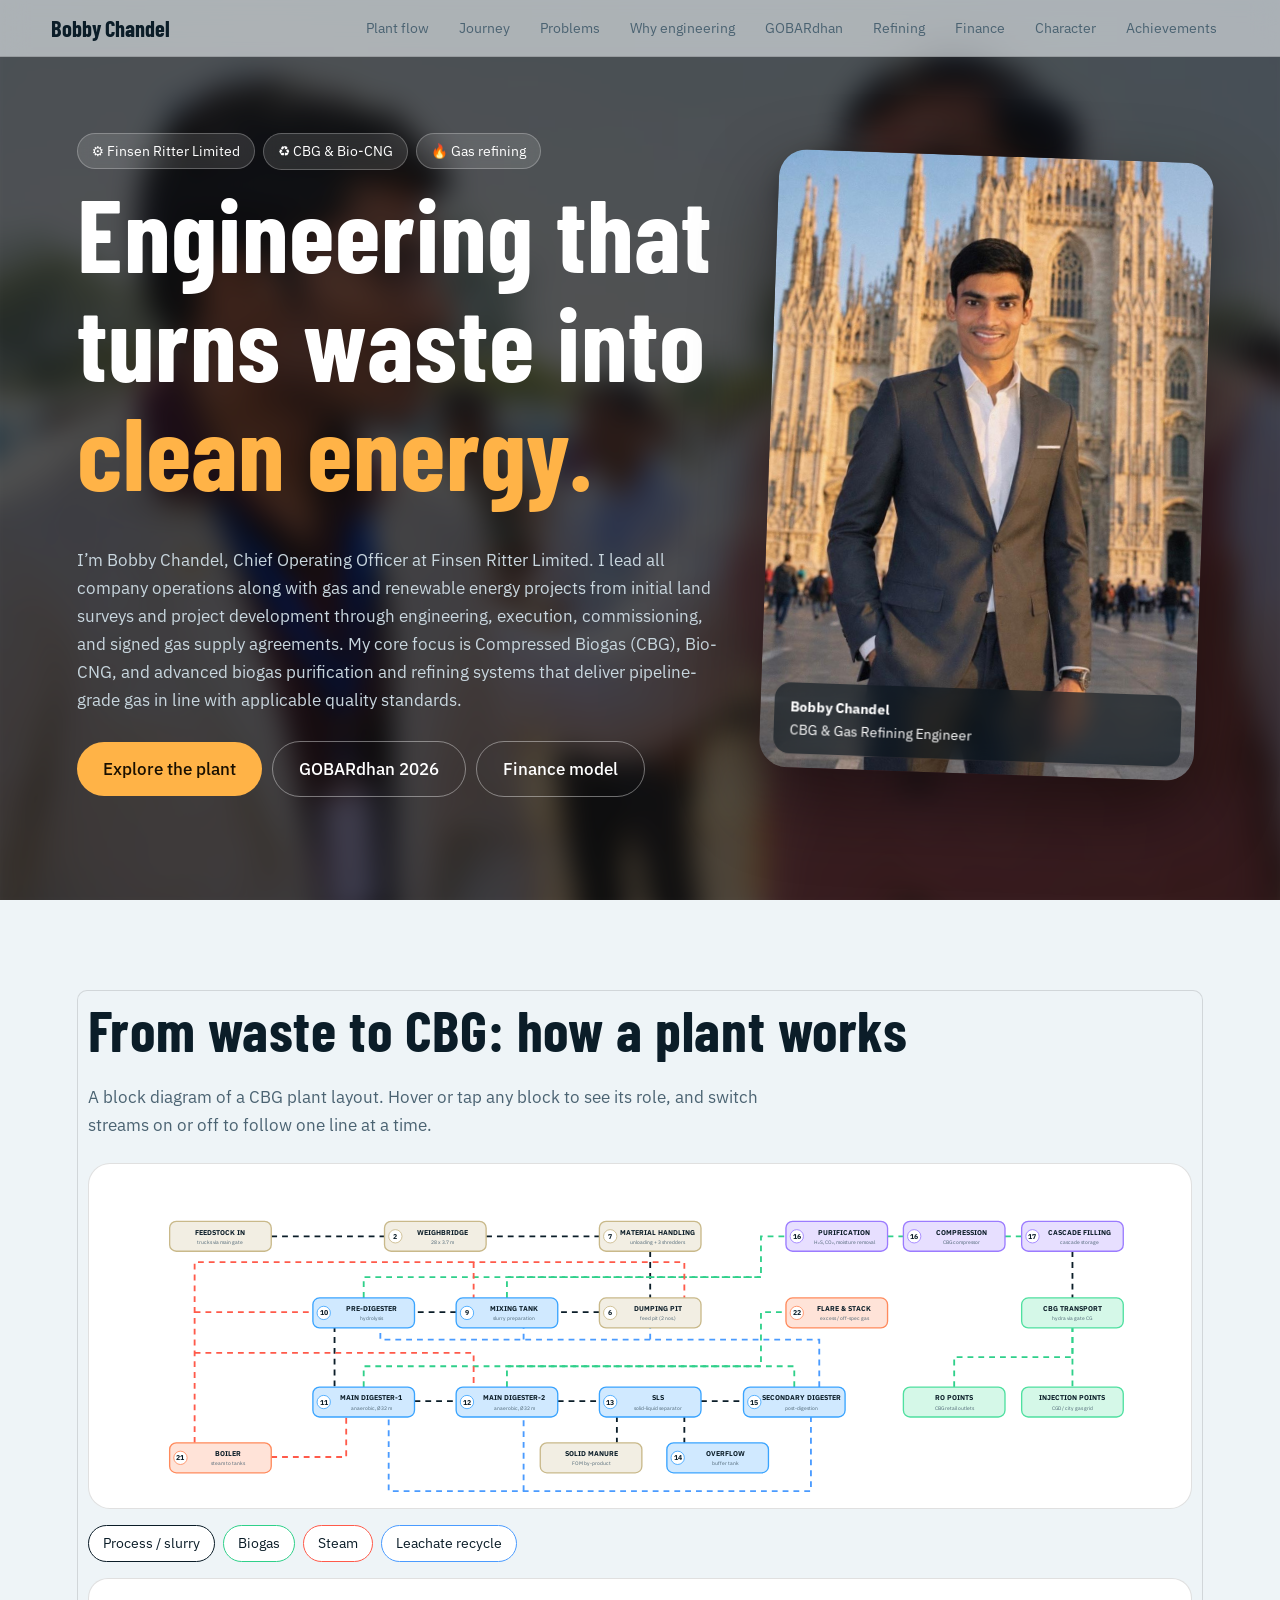
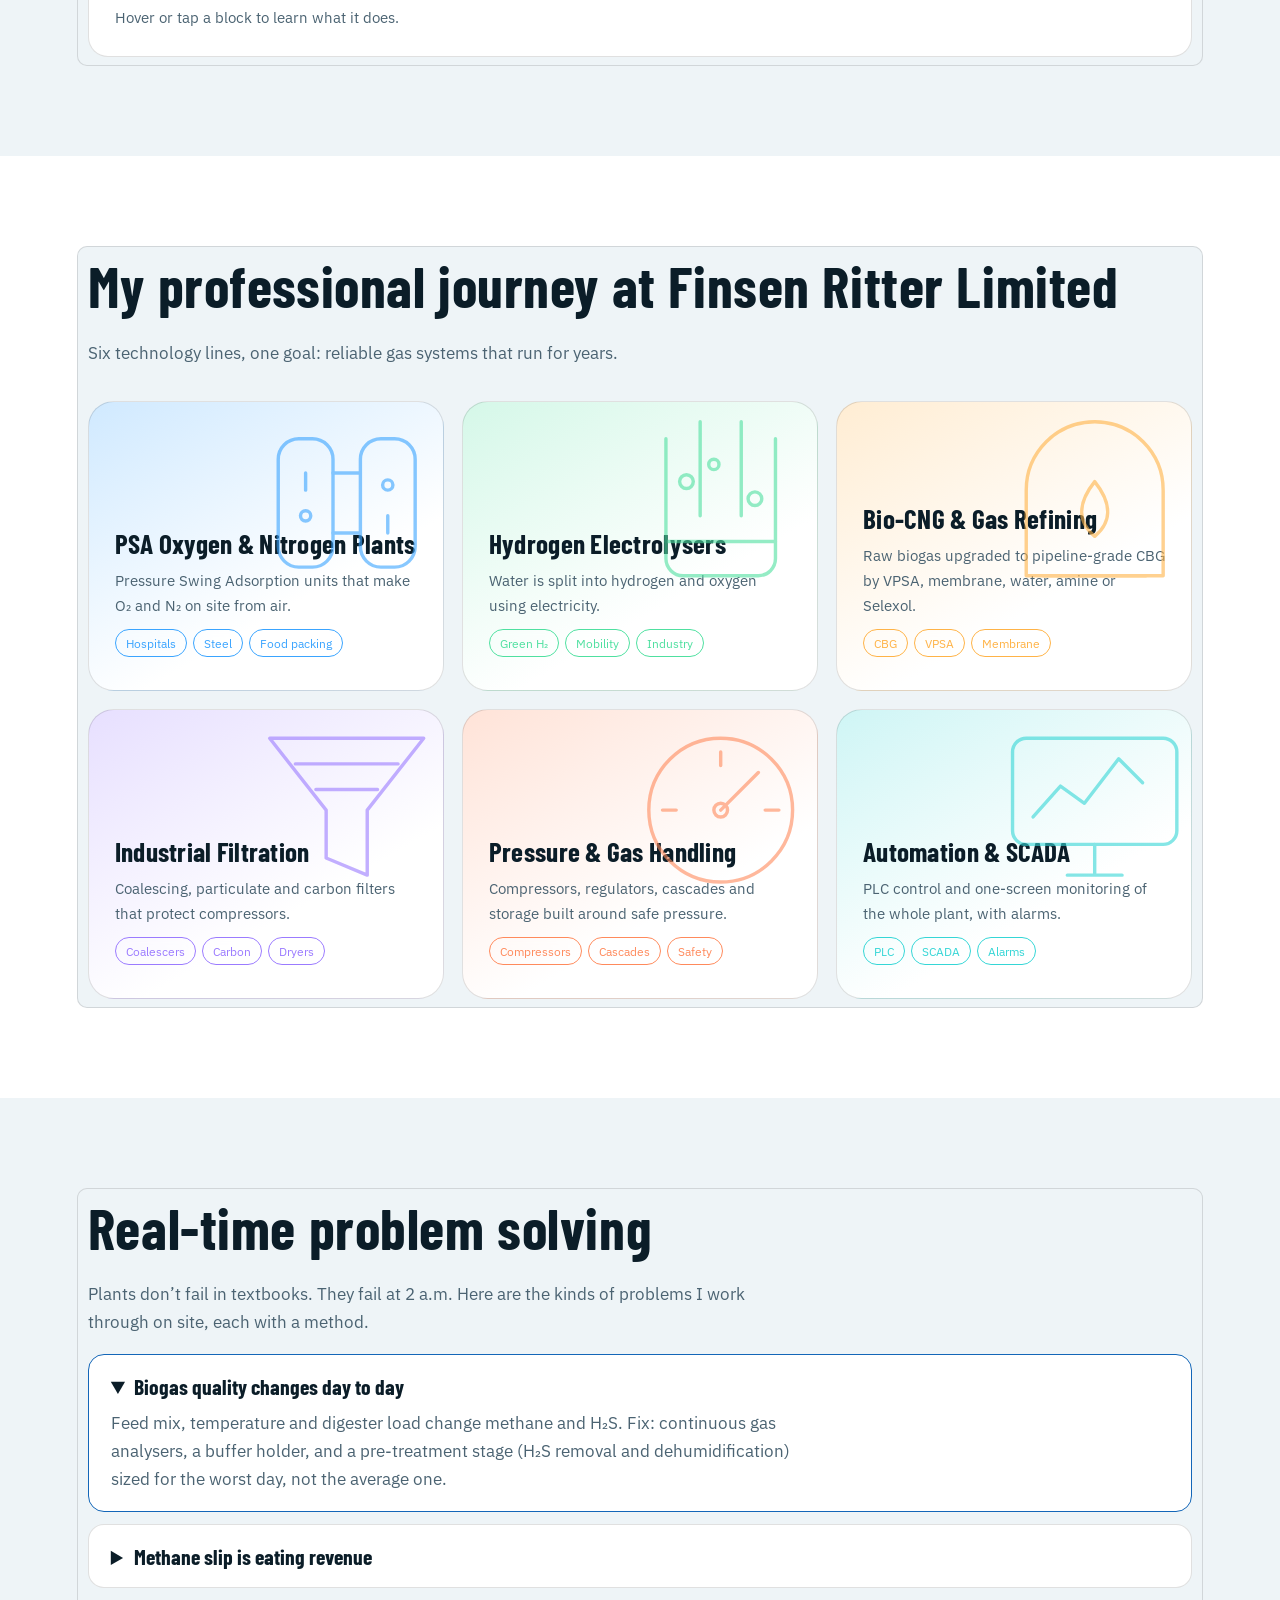
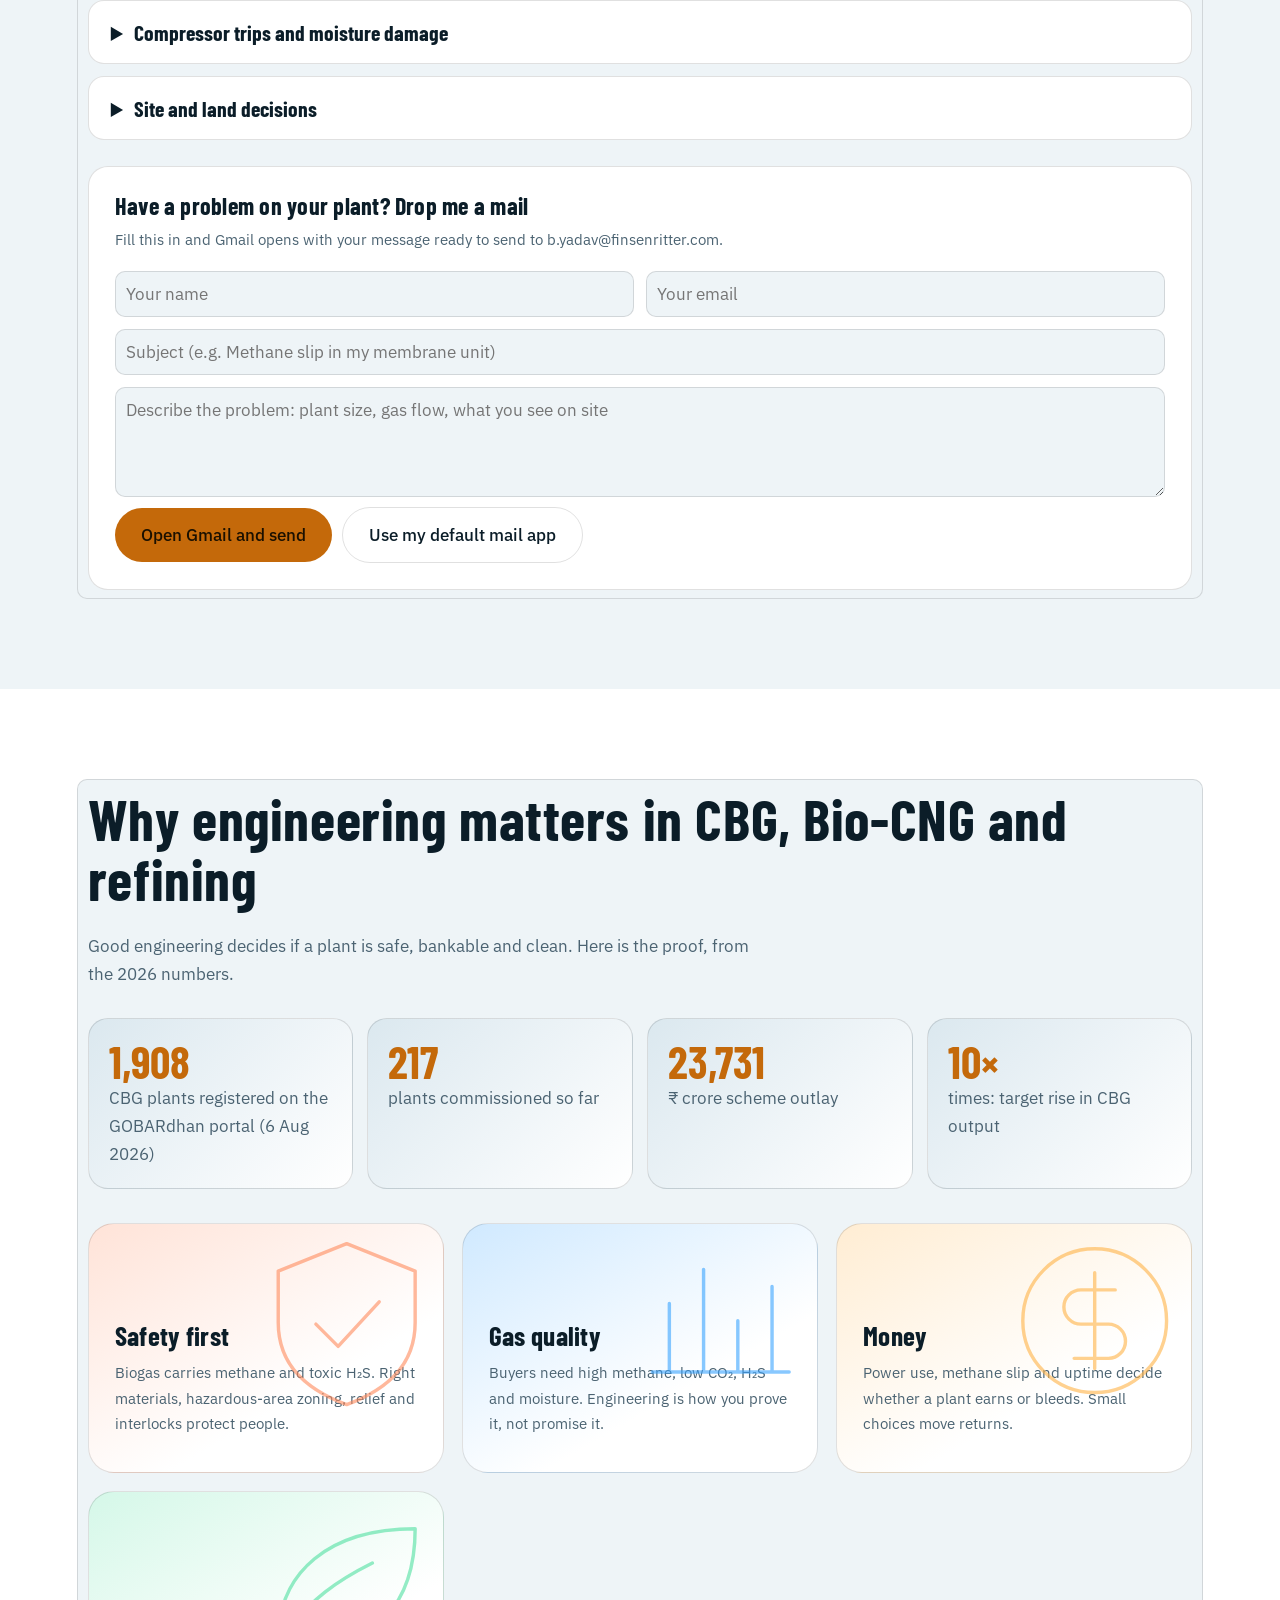
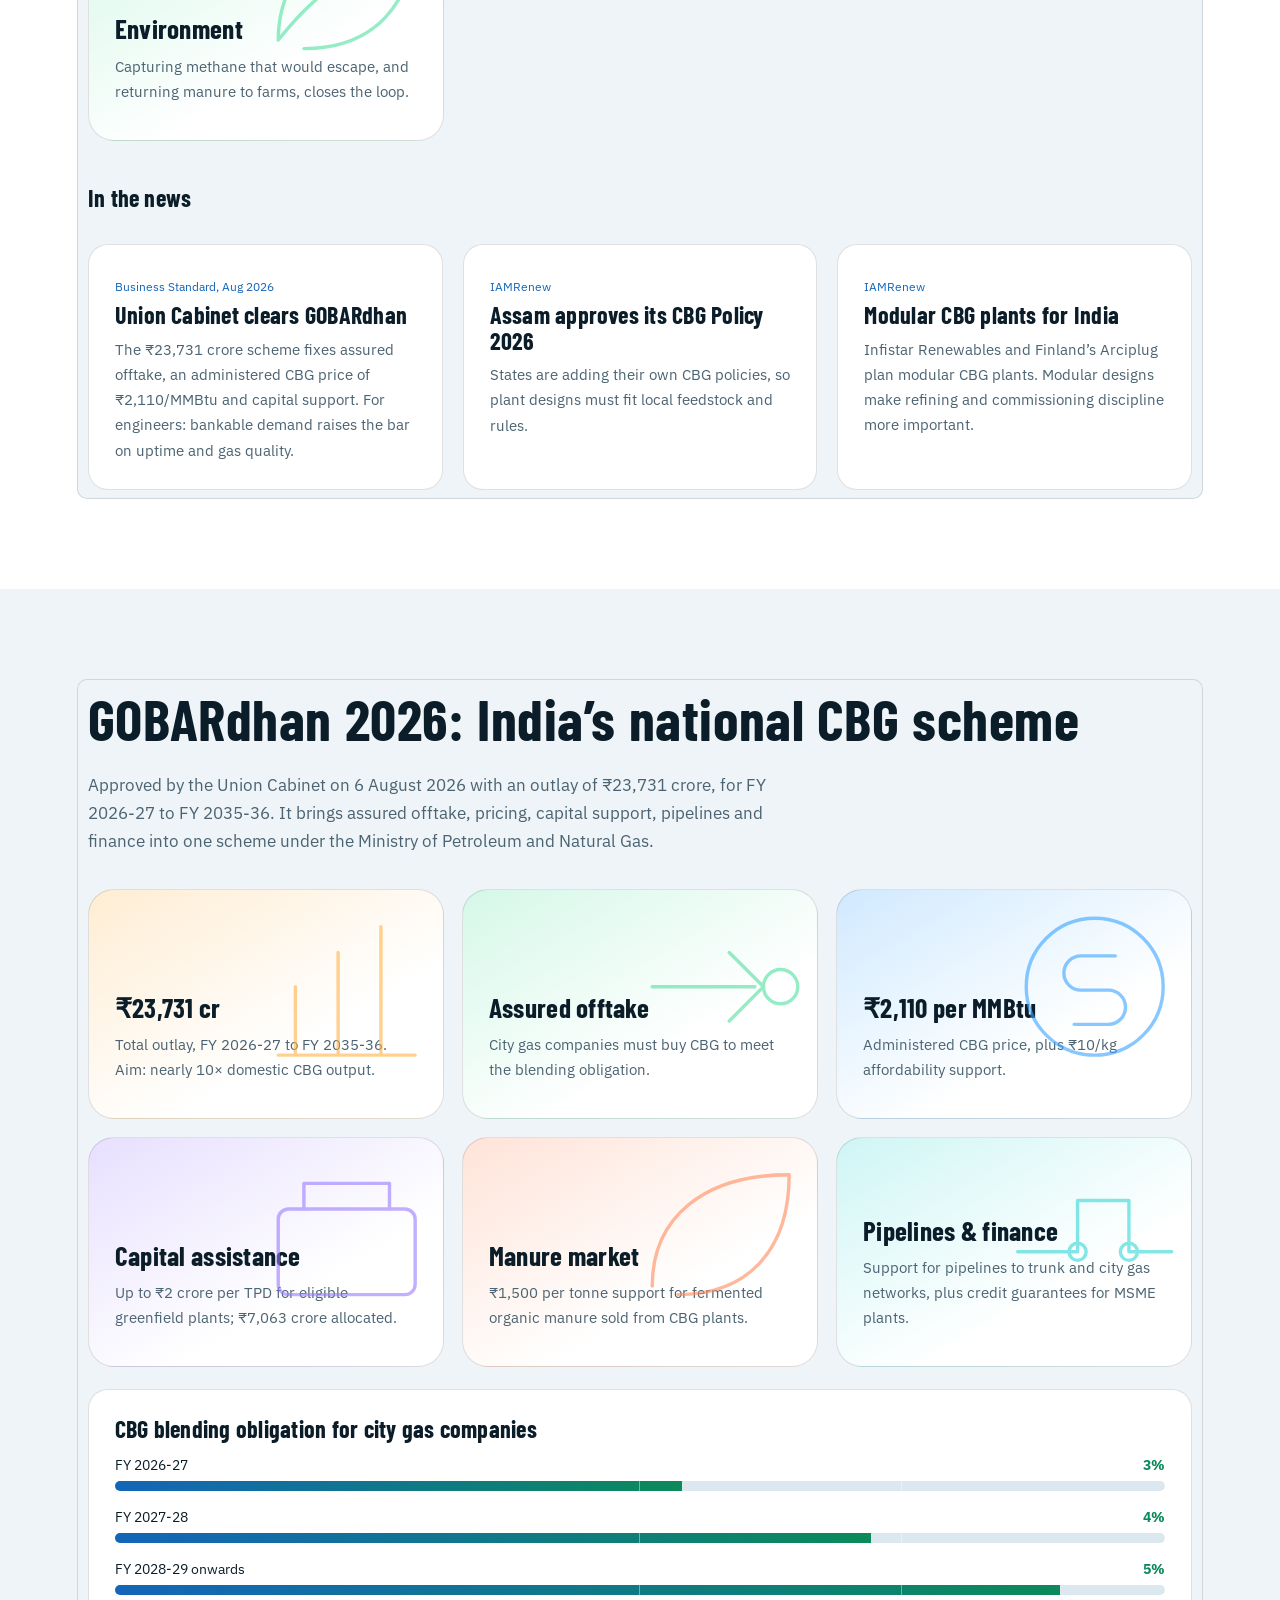
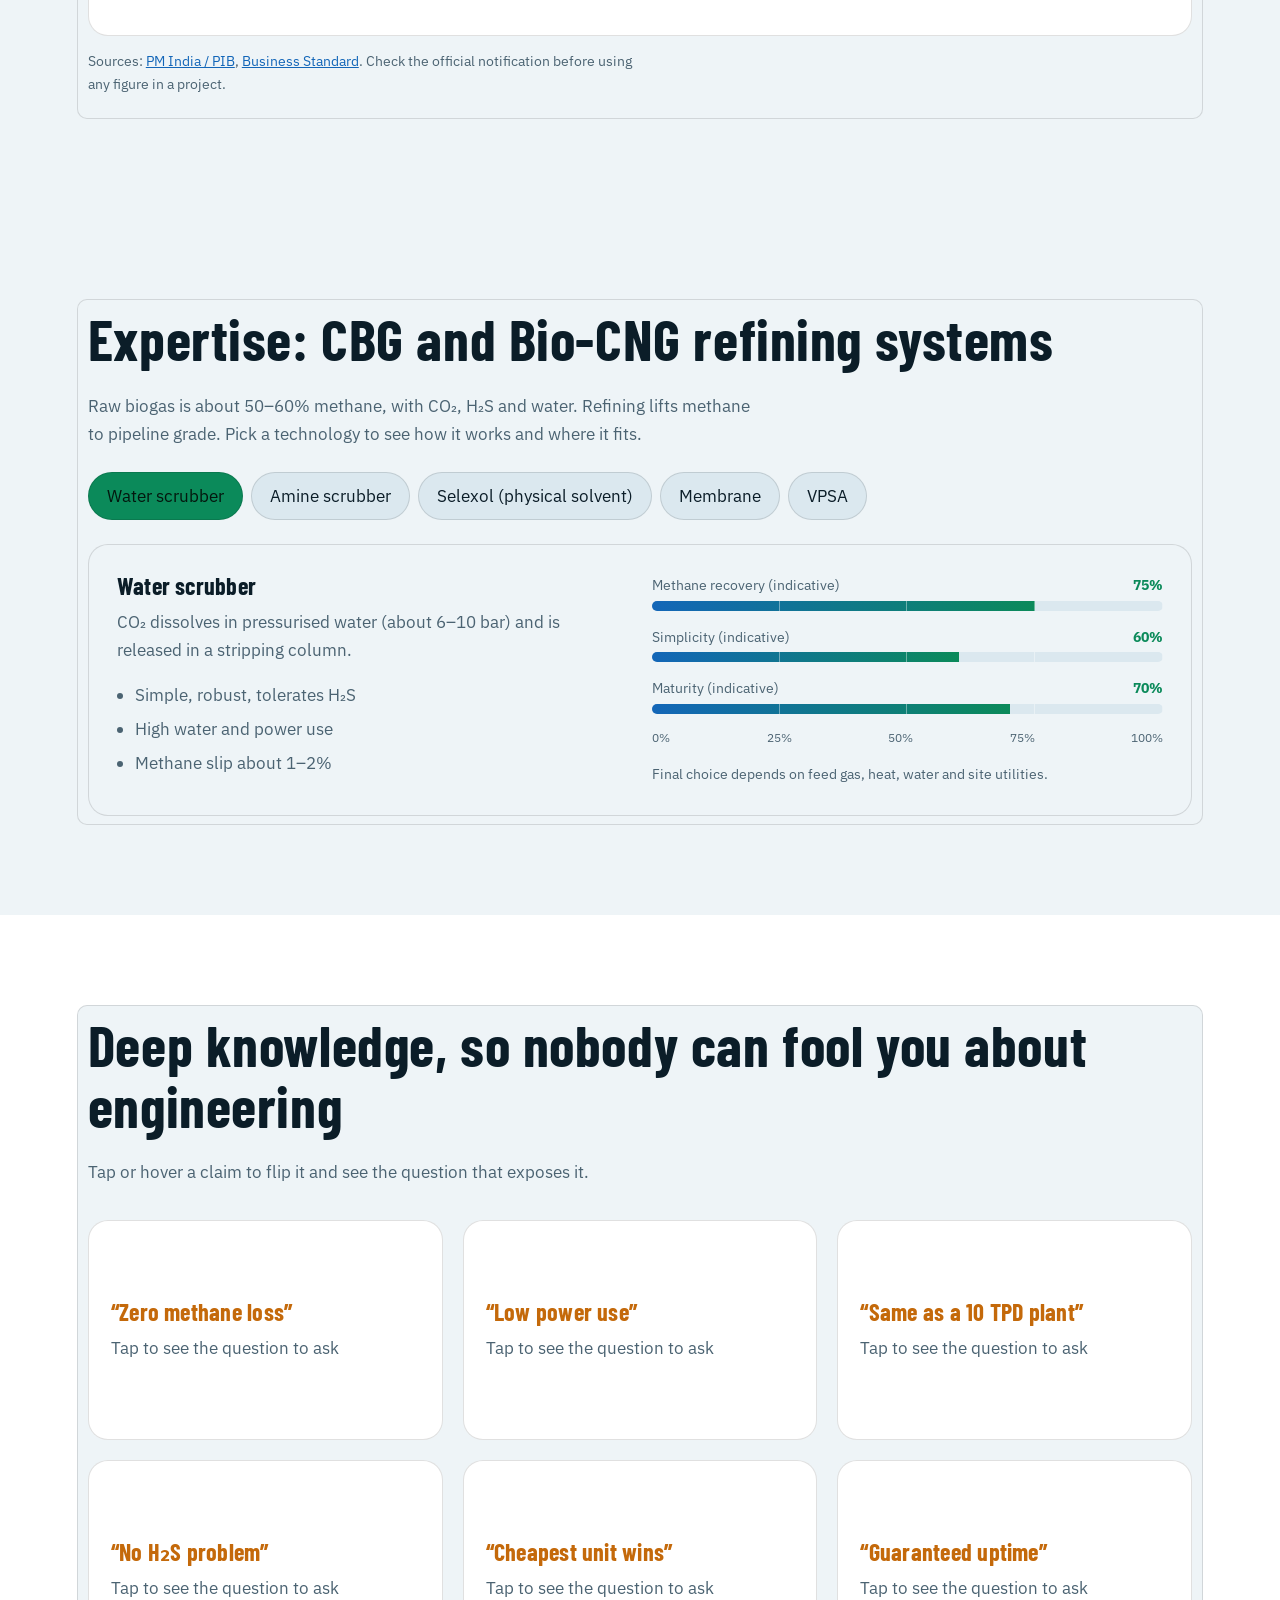
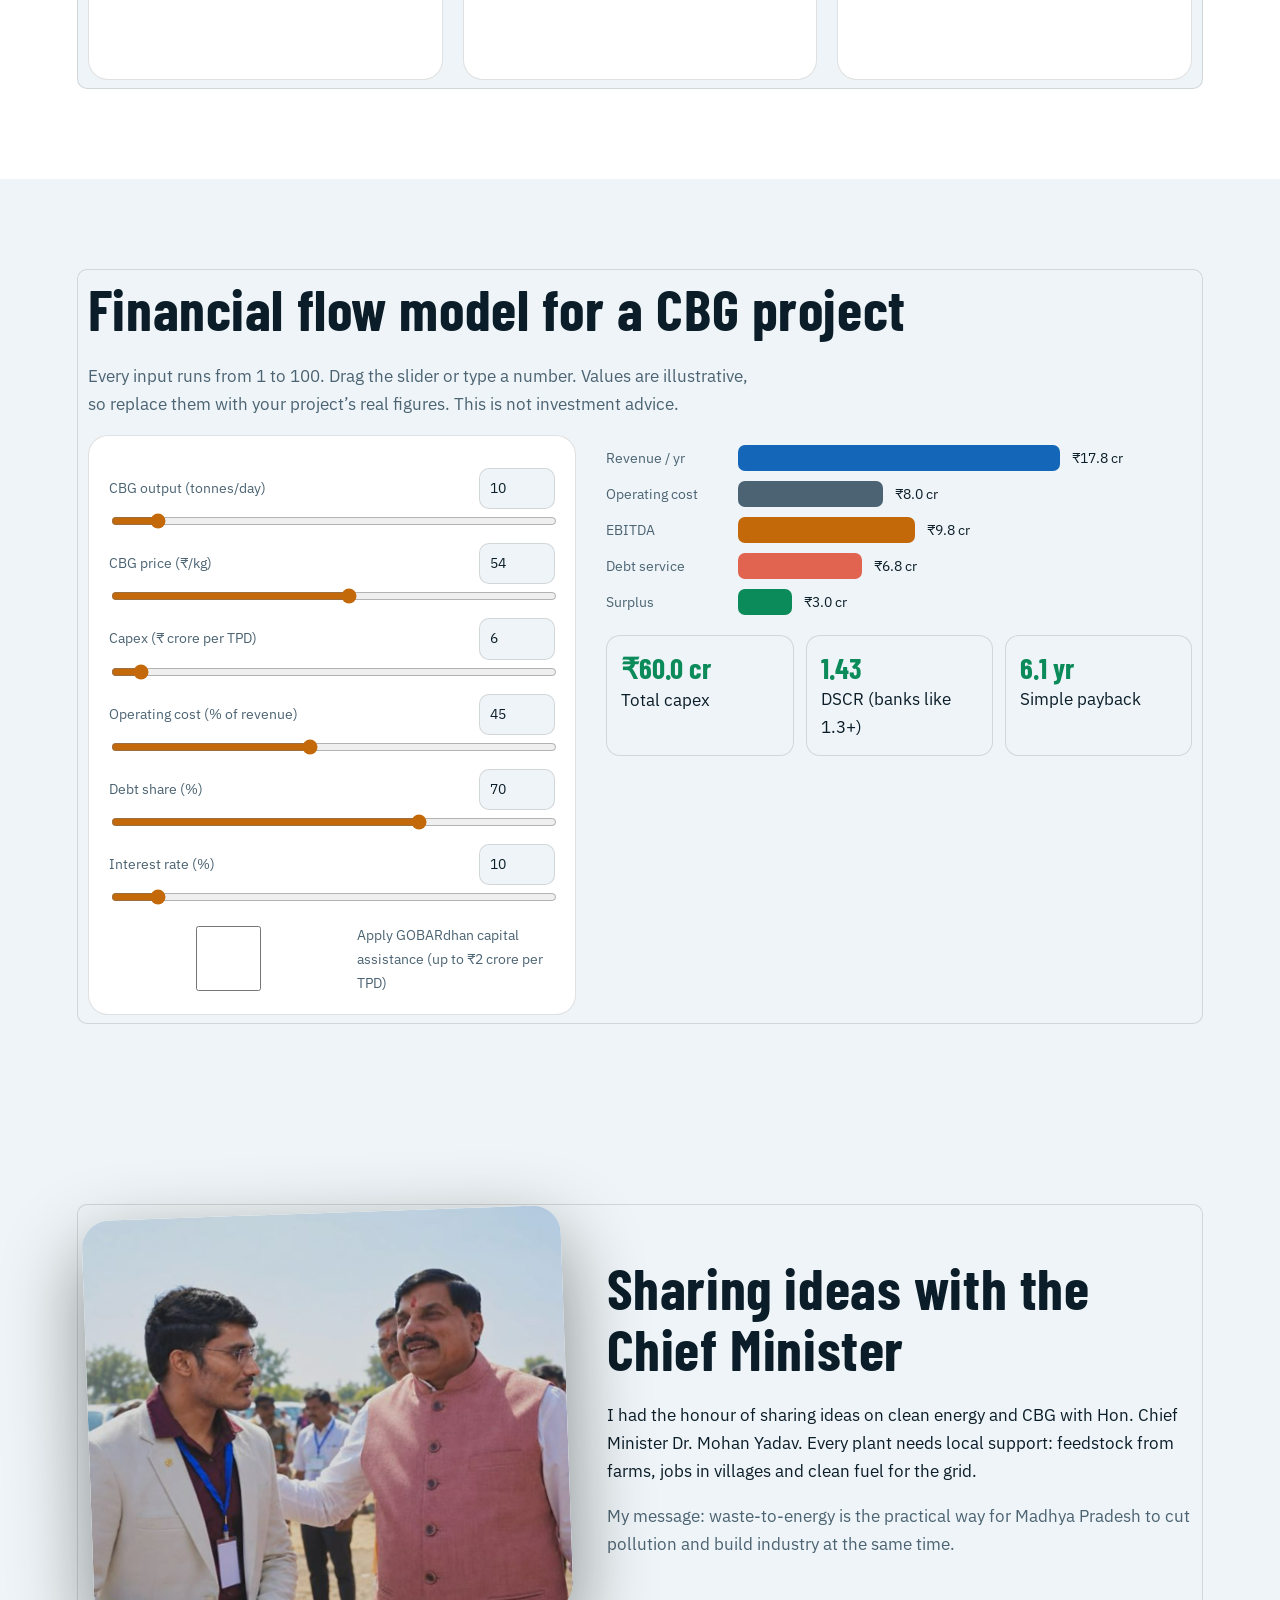
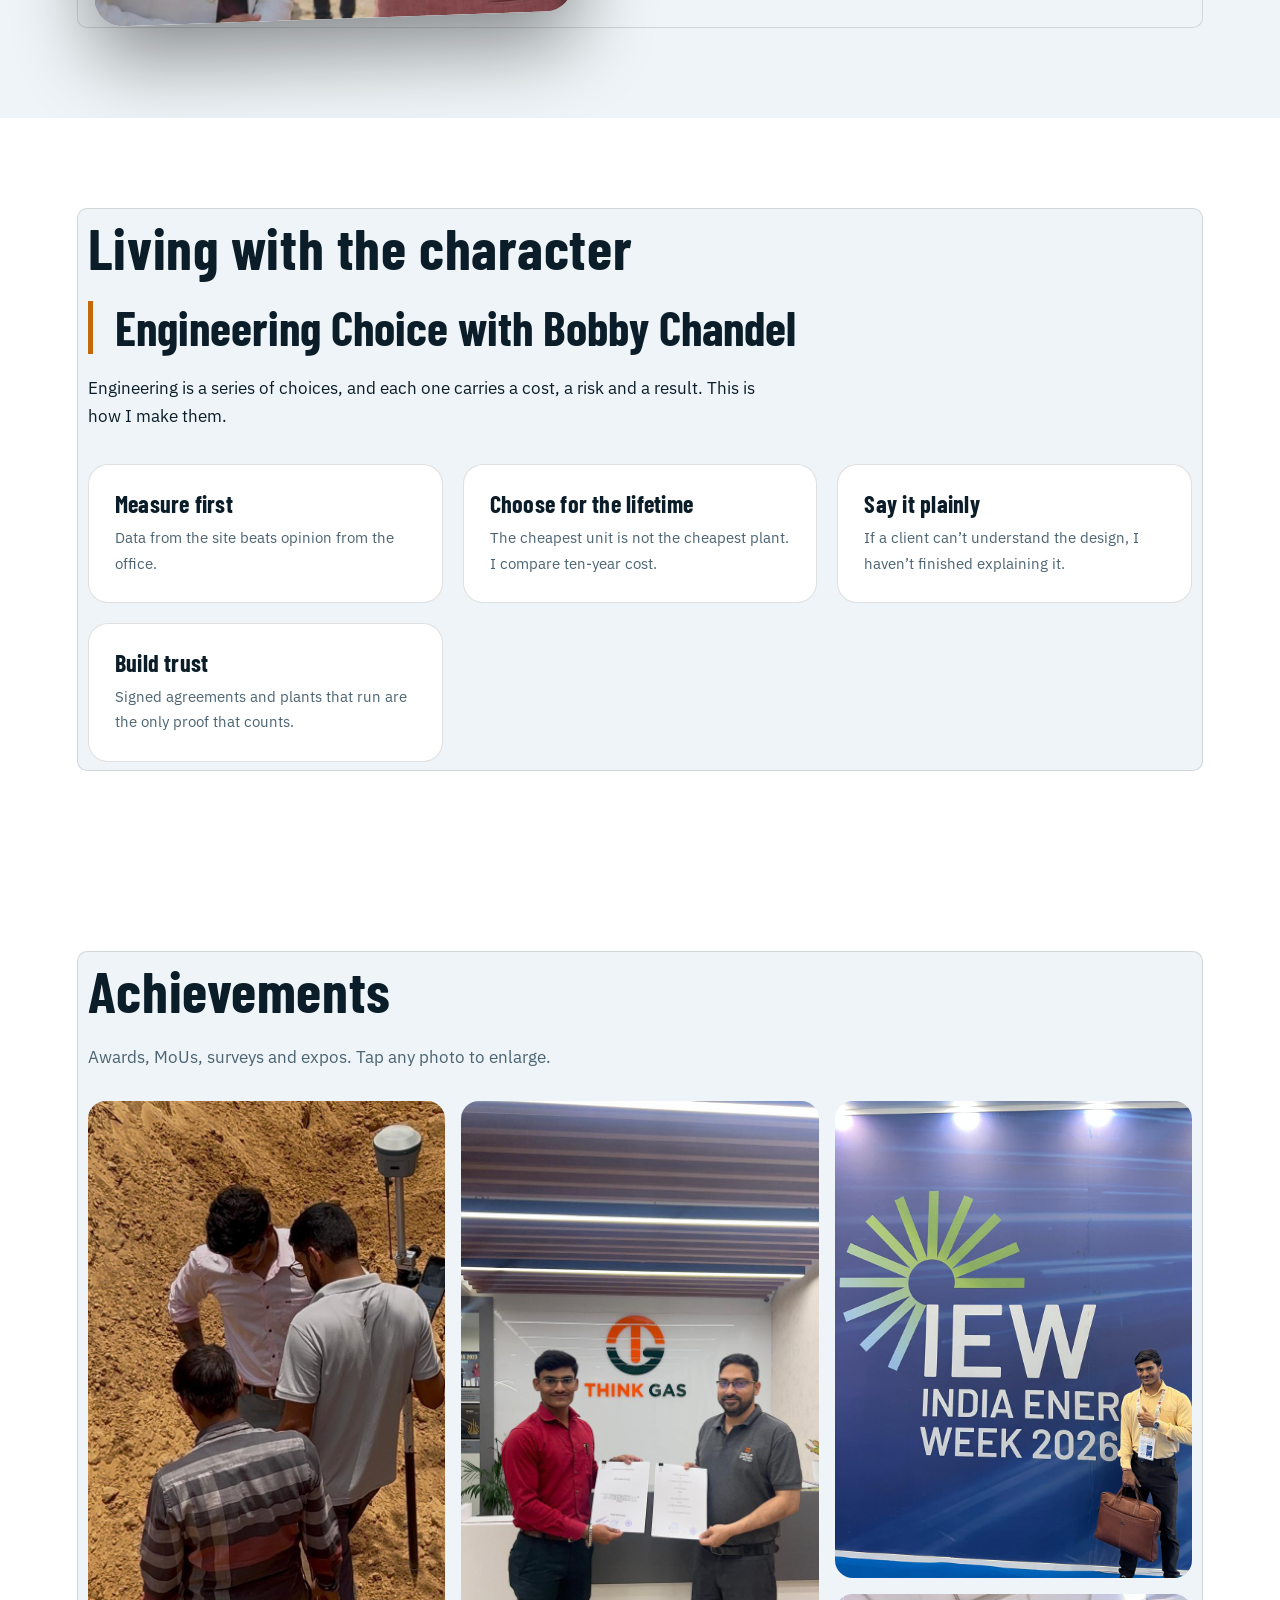
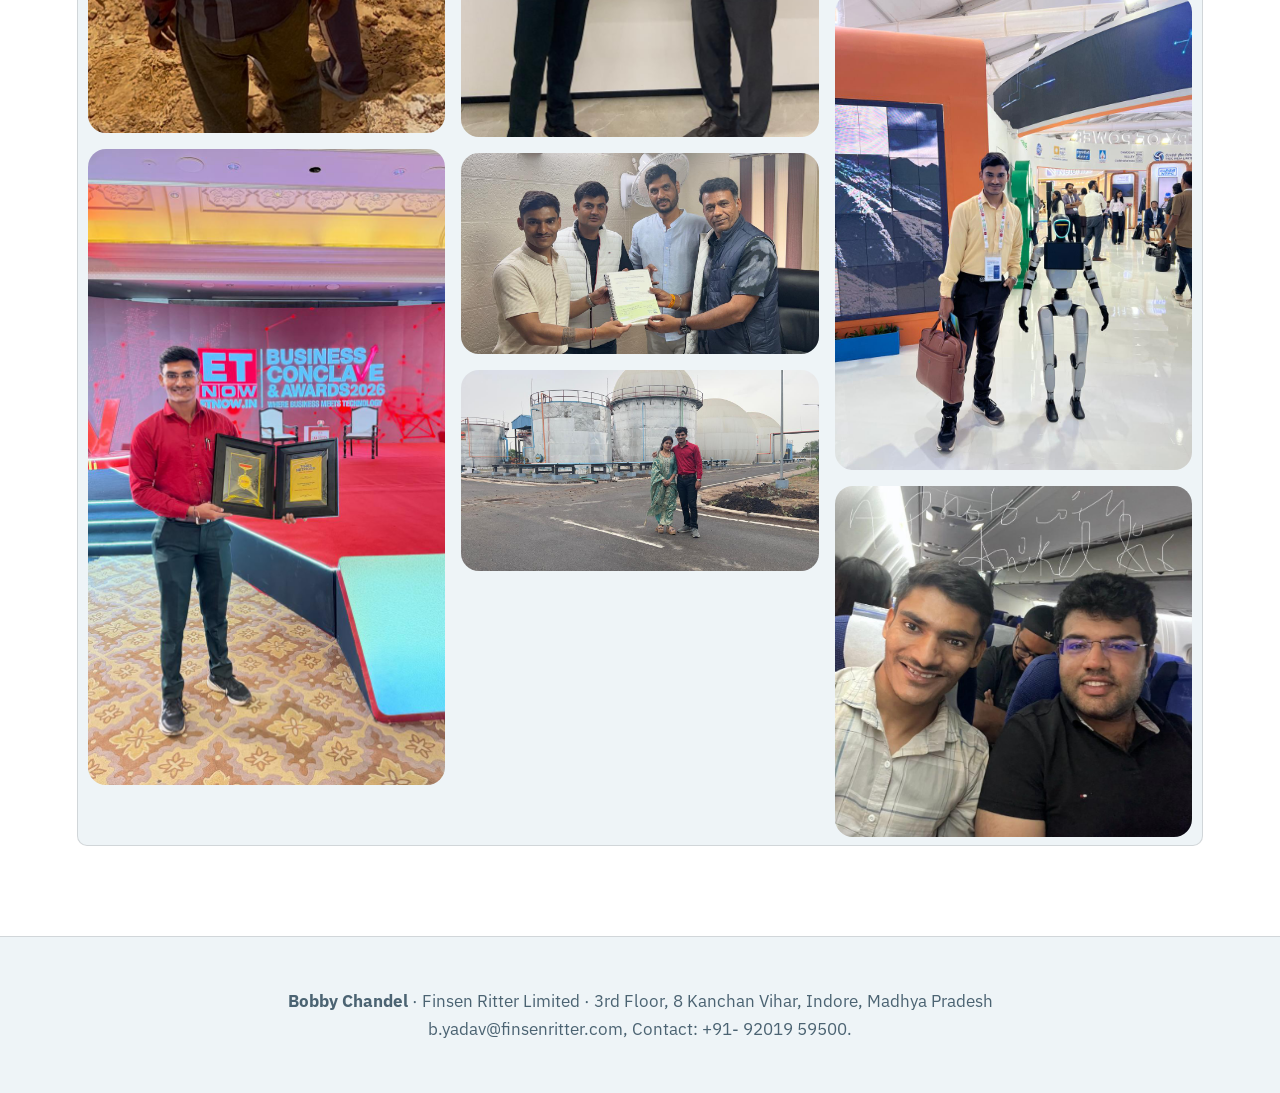
<file: index.html>
<!DOCTYPE html>
<html lang="en"><head><meta charset="utf-8">
<meta name="viewport" content="width=device-width, initial-scale=1, viewport-fit=cover">
<title>Bobby Chandel | Chief Operating Officer; Finsen Ritter Limited</title>
<link href="https://fonts.googleapis.com/css2?family=Barlow+Condensed:wght@500;700&amp;family=IBM+Plex+Sans:wght@400;500&amp;display=swap" rel="stylesheet">
<style>
:root{--bg:#07131c;--s1:#0e2230;--s2:#143247;--tx:#e8f0f4;--mu:#93a9b6;--fl:#ffb347;--gr:#4fe0a0;--bl:#3aa4ff;--ln:rgba(255,255,255,.1);box-sizing:border-box;padding-top:env(safe-area-inset-top,0px);padding-bottom:env(safe-area-inset-bottom,0px);color-scheme:dark}
@media(prefers-color-scheme:light){:root:not([data-theme="dark"]){--bg:#eef4f7;--s1:#fff;--s2:#dbe8ef;--tx:#0b1d28;--mu:#4b6372;--fl:#c4690a;--gr:#0b8a5a;--bl:#1366b8;--ln:rgba(0,0,0,.12);color-scheme:light}}
:root[data-theme="light"]{--bg:#eef4f7;--s1:#fff;--s2:#dbe8ef;--tx:#0b1d28;--mu:#4b6372;--fl:#c4690a;--gr:#0b8a5a;--bl:#1366b8;--ln:rgba(0,0,0,.12);color-scheme:light}
html{scroll-behavior:smooth;scroll-padding-top:70px}*{box-sizing:border-box}
body{margin:0;background:var(--bg);color:var(--tx);font:400 17px/1.65 'IBM Plex Sans',system-ui,sans-serif;overflow-x:hidden}
h1,h2,h3{font-family:'Barlow Condensed','Arial Narrow',sans-serif;line-height:1.05;margin:0 0 .4em;letter-spacing:.01em}
h1{font-size:clamp(3rem,9vw,6.5rem);font-weight:700}h2{font-size:clamp(2.2rem,5vw,3.6rem);font-weight:700}h3{font-size:1.5rem;font-weight:700}
p{margin:0 0 1em;max-width:68ch}.mu{color:var(--mu)}section{padding:90px 6vw;position:relative}.w{max-width:1180px;margin:auto}
nav{position:fixed;top:0;left:0;right:0;z-index:20;display:flex;gap:6px;align-items:center;padding:calc(10px + env(safe-area-inset-top,0px)) 4vw 10px;backdrop-filter:blur(14px);background:color-mix(in srgb,var(--bg) 60%,transparent);border-bottom:1px solid var(--ln);overflow-x:auto;white-space:nowrap}
nav b{font:700 1.4rem 'Barlow Condensed',sans-serif;margin-right:auto;padding-right:14px}nav a{color:var(--mu);text-decoration:none;padding:6px 12px;border-radius:99px;font-size:.9rem;transition:.25s}nav a:hover{color:var(--tx);background:var(--s2)}
.hero{min-height:100vh;display:grid;grid-template-columns:1.2fr .8fr;gap:40px;align-items:center;padding-top:120px;background:radial-gradient(900px 500px at 85% 20%,rgba(58,164,255,.18),transparent),radial-gradient(700px 500px at 0 90%,rgba(79,224,160,.12),transparent)}
.hero h1 span{color:var(--fl)}.tag{display:inline-flex;gap:8px;align-items:center;border:1px solid var(--ln);border-radius:99px;padding:6px 14px;margin:0 8px 8px 0;font-size:.85rem;background:var(--s1)}
.ph{position:relative;border-radius:28px;overflow:hidden;box-shadow:0 30px 80px rgba(0,0,0,.45);transform:rotate(2deg);transition:.5s}.ph:hover{transform:rotate(0) scale(1.02)}.ph img{width:100%;display:block}
.ph .bd{position:absolute;left:14px;bottom:14px;right:14px;padding:12px 16px;border-radius:16px;backdrop-filter:blur(12px);background:rgba(7,19,28,.6);color:#fff;font-size:.9rem}
.btn{display:inline-block;padding:13px 26px;border-radius:99px;background:var(--fl);color:#1a1000;font-weight:500;text-decoration:none;margin:10px 10px 0 0;transition:.3s}.btn:hover{transform:translateY(-3px);box-shadow:0 10px 30px color-mix(in srgb,var(--fl) 50%,transparent)}.btn.o{background:none;color:var(--tx);border:1px solid var(--ln)}
.flow{margin-top:30px;width:100%;max-width:640px}.flow .pipe{stroke-dasharray:6 8;animation:dash 1s linear infinite}@keyframes dash{to{stroke-dashoffset:-14}}
.bub{animation:rise 3s ease-in infinite}@keyframes rise{from{transform:translateY(0);opacity:.9}to{transform:translateY(-60px);opacity:0}}
.grid{display:grid;grid-template-columns:repeat(auto-fit,minmax(280px,1fr));gap:20px;margin-top:34px}
.card{background:var(--s1);border:1px solid var(--ln);border-radius:20px;padding:26px;position:relative;overflow:hidden;transition:.35s}
.card:hover{transform:translateY(-8px);border-color:var(--fl);box-shadow:0 20px 50px rgba(0,0,0,.3)}.card svg{width:46px;height:46px;stroke:var(--fl);fill:none;stroke-width:1.6;stroke-linecap:round;stroke-linejoin:round;margin-bottom:12px;transition:.4s}.card:hover svg{transform:rotate(-8deg) scale(1.15);stroke:var(--gr)}
.card p{font-size:.95rem;color:var(--mu);margin:0}.alt{background:var(--s1)}
.tabs{display:flex;gap:8px;flex-wrap:wrap;margin:24px 0}.tabs button{font:inherit;color:var(--tx);background:var(--s2);border:1px solid var(--ln);border-radius:99px;padding:9px 18px;cursor:pointer;transition:.25s}.tabs button.on,.tabs button:hover{background:var(--gr);color:#04170e}
.panel{background:var(--bg);border:1px solid var(--ln);border-radius:20px;padding:28px;display:grid;grid-template-columns:1fr 1fr;gap:24px}.panel ul{margin:0;padding-left:18px;color:var(--mu)}.panel li{margin:6px 0}.meter{height:10px;border-radius:9px;background:var(--s2);overflow:hidden;margin:4px 0 14px}.meter i{display:block;height:100%;background:linear-gradient(90deg,var(--bl),var(--gr));transition:width .6s}
details{background:var(--s1);border:1px solid var(--ln);border-radius:16px;padding:18px 22px;margin:12px 0;transition:.3s}details[open]{border-color:var(--bl)}summary{cursor:pointer;font:700 1.35rem 'Barlow Condensed',sans-serif}details p{margin:10px 0 0;color:var(--mu)}
.fin{display:grid;grid-template-columns:1fr 1.2fr;gap:30px}.fin label{display:block;font-size:.88rem;color:var(--mu);margin-top:12px}.fin input{width:100%;accent-color:var(--fl)}.fin output{color:var(--fl);font-weight:500}
.bars div{display:flex;align-items:center;gap:12px;margin:10px 0;font-size:.9rem}.bars span{width:120px;color:var(--mu)}.bars i{height:26px;border-radius:7px;transition:width .5s;min-width:3px}.bars em{font-style:normal;white-space:nowrap}
.kpi{display:grid;grid-template-columns:repeat(3,1fr);gap:12px;margin-top:20px}.kpi div{background:var(--bg);border:1px solid var(--ln);border-radius:14px;padding:14px}.kpi b{display:block;font:700 1.8rem 'Barlow Condensed',sans-serif;color:var(--gr)}
.gal{columns:3 260px;column-gap:16px;margin-top:30px}.gal figure{margin:0 0 16px;break-inside:avoid;position:relative;border-radius:18px;overflow:hidden;cursor:pointer}.gal img{width:100%;display:block;transition:.6s}.gal figure:hover img{transform:scale(1.08);filter:blur(3px) brightness(.55)}
.gal figcaption{position:absolute;inset:auto 0 0 0;padding:16px;color:#fff;font-size:.95rem;transform:translateY(100%);transition:.4s;background:linear-gradient(transparent,rgba(0,0,0,.8))}.gal figure:hover figcaption{transform:none}
.cm{display:grid;grid-template-columns:.9fr 1.1fr;gap:40px;align-items:center}.cm .ph{transform:rotate(-2deg)}
.quote{font:700 clamp(1.8rem,4vw,3rem)/1.1 'Barlow Condensed',sans-serif;border-left:5px solid var(--fl);padding-left:22px;margin:20px 0}
.lb{position:fixed;inset:0;z-index:50;background:rgba(0,0,0,.8);backdrop-filter:blur(10px);display:none;place-items:center;padding:20px}.lb.on{display:grid}.lb img{max-width:92vw;max-height:88vh;border-radius:14px}
footer{padding:50px 6vw;text-align:center;color:var(--mu);border-top:1px solid var(--ln)}
.rv{opacity:0;transform:translateY(30px);transition:1s}.rv.in{opacity:1;transform:none}
@media(max-width:820px){.hero,.cm,.fin,.panel{grid-template-columns:1fr}.hero{padding-top:110px}nav a{padding:6px 8px}.kpi{grid-template-columns:1fr}}
@media(prefers-reduced-motion:reduce){*{animation:none!important;transition:none!important}.rv{opacity:1;transform:none}}
a:focus-visible,button:focus-visible,summary:focus-visible{outline:2px solid var(--fl);outline-offset:3px}

.hero{overflow:hidden;color:#fff;--mu:#c8d6de;--fl:#ffb347}.hero>*{position:relative;z-index:1}
.hero>.hb{position:absolute;inset:-30px;z-index:0;background:center/cover;filter:blur(14px) brightness(.38) saturate(1.2);animation:drift 20s ease-in-out infinite alternate}@keyframes drift{to{transform:scale(1.08) translateX(-1%)}}
.hero .tag{background:rgba(255,255,255,.12);backdrop-filter:blur(8px);border-color:rgba(255,255,255,.25);color:#fff}.hero .btn.o{color:#fff;border-color:rgba(255,255,255,.4)}
.tiles{display:grid;grid-template-columns:repeat(auto-fit,minmax(300px,1fr));gap:18px;margin-top:34px}
.tile{--a:var(--fl);position:relative;min-height:290px;border-radius:26px;padding:26px;overflow:hidden;border:1px solid var(--ln);background:linear-gradient(150deg,color-mix(in srgb,var(--a) 24%,var(--s1)),var(--s1) 65%);transition:.45s;display:flex;flex-direction:column;justify-content:flex-end}
.tile svg.il{position:absolute;right:-6px;top:-6px;width:58%;stroke:var(--a);fill:none;stroke-width:2;opacity:.6;transition:.6s;stroke-linecap:round;stroke-linejoin:round}
.tile:hover{transform:translateY(-8px) scale(1.02);box-shadow:0 24px 60px color-mix(in srgb,var(--a) 35%,transparent)}.tile:hover svg.il{opacity:1;transform:rotate(-6deg) scale(1.1)}
.tile h3{font-size:1.7rem}.tile p{color:var(--mu);font-size:.95rem;margin:0 0 10px}.chip{display:inline-block;font-size:.78rem;padding:3px 10px;border-radius:99px;border:1px solid var(--a);color:var(--a);margin:0 6px 6px 0;backdrop-filter:blur(6px)}
.fd{overflow-x:auto;background:var(--s1);border:1px solid var(--ln);border-radius:22px;padding:14px;margin-top:24px}.fd svg{min-width:920px;width:100%;display:block}.fd text{font-family:'IBM Plex Sans',sans-serif;fill:var(--tx)}
.nd{cursor:pointer}.nd rect{transition:.3s;stroke:var(--c);stroke-width:1.6}.nd:hover rect,.nd.on rect{stroke-width:3.2;filter:drop-shadow(0 0 7px var(--c))}.ln{fill:none;stroke-width:2.2;stroke-dasharray:7 6;animation:dash 1s linear infinite;transition:.3s}.ln.h{opacity:.08}
.lg{display:flex;gap:8px;flex-wrap:wrap;margin-top:16px}.lg button{font:inherit;font-size:.88rem;color:var(--tx);background:var(--s1);border:1px solid var(--c);border-radius:99px;padding:6px 14px;cursor:pointer}.lg button.off{opacity:.4}
.st{display:grid;grid-template-columns:repeat(auto-fit,minmax(190px,1fr));gap:14px;margin:30px 0}.st div{padding:20px;border-radius:20px;background:linear-gradient(135deg,var(--s2),var(--s1));border:1px solid var(--ln)}.st b{display:block;font:700 2.8rem/1 'Barlow Condensed',sans-serif;color:var(--fl)}
.card .nw{display:inline-block;font-size:.78rem;color:var(--bl);margin-bottom:6px}.card h3 svg{width:28px;height:28px;margin:0 8px -6px 0}
.flip{perspective:900px;height:220px;cursor:pointer}.fi{position:relative;height:100%;transition:.7s;transform-style:preserve-3d}.flip:hover .fi,.flip.f .fi{transform:rotateY(180deg)}
.fi>div{position:absolute;inset:0;backface-visibility:hidden;-webkit-backface-visibility:hidden;border-radius:20px;padding:22px;border:1px solid var(--ln);display:flex;flex-direction:column;justify-content:center}.ff{background:var(--s1)}.ff h3{color:var(--fl)}.fb{background:var(--gr);color:#04170e;transform:rotateY(180deg)}.fb p{color:#04170e;margin:0}
.meter{position:relative}.meter:after{content:'';position:absolute;inset:0;background:repeating-linear-gradient(90deg,transparent 0 calc(25% - 1px),rgba(255,255,255,.4) calc(25% - 1px) 25%)}.lab{display:flex;justify-content:space-between;font-size:.9rem}.lab b{color:var(--gr)}.sc{display:flex;justify-content:space-between;font-size:.72rem;color:var(--mu);margin-bottom:12px}
.ctl{display:grid;grid-template-columns:1fr auto;gap:2px 10px;align-items:center;margin-top:12px;font-size:.88rem;color:var(--mu)}.ctl input[type=number],.in{font:inherit;color:var(--tx);background:var(--bg);border:1px solid var(--ln);border-radius:10px;padding:8px 10px;width:100%}.ctl input[type=number]{width:76px}.ctl input[type=range]{grid-column:1/3}
.mf{display:grid;grid-template-columns:1fr 1fr;gap:12px;margin-top:18px}.mf .w2{grid-column:1/3}textarea.in{min-height:110px;resize:vertical}@media(max-width:820px){.mf{grid-template-columns:1fr}.mf .w2{grid-column:auto}}
</style></head><body>
<nav><b>Bobby Chandel</b><a href="#flow">Plant flow</a><a href="#journey">Journey</a><a href="#solve">Problems</a><a href="#why">Why engineering</a><a href="#scheme">GOBARdhan</a><a href="#cbg">Refining</a><a href="#fin">Finance</a><a href="#char">Character</a><a href="#gallery">Achievements</a></nav>

<section class="hero"><div class="hb" style="background-image:url(images/Chief_Minister_Mohan_Yadav.png)"></div><div>
<span class="tag">⚙ Finsen Ritter Limited</span><span class="tag">♻ CBG &amp; Bio-CNG</span><span class="tag">🔥 Gas refining</span>
<h1>Engineering that turns waste into <span>clean energy.</span></h1>
<p class="mu">I’m Bobby Chandel, Chief Operating Officer at Finsen Ritter Limited. I lead all company operations along with gas and renewable energy projects from initial land surveys and project development through engineering, execution, commissioning, and signed gas supply agreements. My core focus is Compressed Biogas (CBG), Bio-CNG, and advanced biogas purification and refining systems that deliver pipeline-grade gas in line with applicable quality standards.</p>
<a class="btn" href="#flow">Explore the plant</a><a class="btn o" href="#scheme">GOBARdhan 2026</a><a class="btn o" href="#fin">Finance model</a>

</div>
<div class="ph"><img src="images/Personal_Photo.jpeg" alt="Bobby Chandel"><div class="bd"><b>Bobby Chandel</b><br>CBG &amp; Gas Refining Engineer</div></div></section>

<section id="flow"><div class="w rv"><h2>From waste to CBG: how a plant works</h2><p class="mu">A block diagram of a CBG plant layout. Hover or tap any block to see its role, and switch streams on or off to follow one line at a time.</p>
<div class="fd"><svg id="fsv" viewBox="0 0 1290 380" role="img" aria-label="CBG plant process flow diagram"></svg></div>
<div class="lg" id="lg"></div><div class="card" id="nd" style="margin-top:16px"><p style="margin:0">Hover or tap a block to learn what it does.</p></div></div></section><section id="journey" class="alt"><div class="w rv"><h2>My professional journey at Finsen Ritter Limited</h2><p class="mu">Six technology lines, one goal: reliable gas systems that run for years.</p><div class="tiles" id="jt"></div></div></section>

<section id="solve"><div class="w rv"><h2>Real-time problem solving</h2><p class="mu">Plants don’t fail in textbooks. They fail at 2 a.m. Here are the kinds of problems I work through on site, each with a method.</p>
<details open><summary>Biogas quality changes day to day</summary><p>Feed mix, temperature and digester load change methane and H₂S. Fix: continuous gas analysers, a buffer holder, and a pre-treatment stage (H₂S removal and dehumidification) sized for the worst day, not the average one.</p></details>
<details><summary>Methane slip is eating revenue</summary><p>Every 1% of methane lost to the off-gas is 1% of sellable gas gone. Fix: compare slip across technologies, add multi-stage membranes or off-gas recycle, and treat tail gas where required.</p></details>
<details><summary>Compressor trips and moisture damage</summary><p>Wet gas corrodes and fouls downstream equipment. Fix: chilling and dryer sizing from real dew-point data, plus coalescing filters before every compressor.</p></details>
<details><summary>Site and land decisions</summary><p>Plant layout, feedstock routes, gas-grid distance and safety zones all start with a survey. I take part in land surveys, such as the Hingonia CBG plant, so the design starts from facts on the ground.</p></details><div class="card" style="margin-top:26px"><h3>Have a problem on your plant? Drop me a mail</h3><p class="mu" style="margin:0">Fill this in and Gmail opens with your message ready to send to b.yadav@finsenritter.com.</p>
<div class="mf"><input class="in" id="mn" placeholder="Your name"><input class="in" id="me" placeholder="Your email"><input class="in w2" id="ms" placeholder="Subject (e.g. Methane slip in my membrane unit)"><textarea class="in w2" id="mm" placeholder="Describe the problem: plant size, gas flow, what you see on site"></textarea></div>
<a class="btn" href="#" id="mb">Open Gmail and send</a><a class="btn o" href="mailto:b.yadav@finsenritter.com">Use my default mail app</a></div></div></section>

<section id="why" class="alt"><div class="w rv"><h2>Why engineering matters in CBG, Bio-CNG and refining</h2><p class="mu">Good engineering decides if a plant is safe, bankable and clean. Here is the proof, from the 2026 numbers.</p><div class="st" id="stt"></div><div class="tiles" id="wt"></div><h3 style="margin-top:44px">In the news</h3><div class="grid" id="nw"></div></div></section>

<section id="scheme"><div class="w rv"><h2>GOBARdhan 2026: India’s national CBG scheme</h2><p class="mu">Approved by the Union Cabinet on 6 August 2026 with an outlay of ₹23,731 crore, for FY 2026-27 to FY 2035-36. It brings assured offtake, pricing, capital support, pipelines and finance into one scheme under the Ministry of Petroleum and Natural Gas.</p><div class="tiles" id="sc"></div><div class="card" style="margin-top:22px"><h3>CBG blending obligation for city gas companies</h3><div id="ob"></div></div><p class="mu" style="margin-top:14px;font-size:.88rem">Sources: <a style="color:var(--bl)" href="https://www.pmindia.gov.in/?p=16895485" target="_blank" rel="noopener">PM India / PIB</a>, <a style="color:var(--bl)" href="https://www.business-standard.com/industry/news/cabinet-clears-rs-23-731-crore-gobardhan-scheme-for-compressed-biogas-126080601393_1.html" target="_blank" rel="noopener">Business Standard</a>. Check the official notification before using any figure in a project.</p></div></section><section id="cbg"><div class="w rv"><h2>Expertise: CBG and Bio-CNG refining systems</h2>
<p class="mu">Raw biogas is about 50–60% methane, with CO₂, H₂S and water. Refining lifts methane to pipeline grade. Pick a technology to see how it works and where it fits.</p>
<div class="tabs" id="tabs"></div><div class="panel" id="panel"></div></div></section>

<section class="alt"><div class="w rv"><h2>Deep knowledge, so nobody can fool you about engineering</h2><p class="mu">Tap or hover a claim to flip it and see the question that exposes it.</p><div class="grid" id="fl"></div></div></section>

<section id="fin"><div class="w rv"><h2>Financial flow model for a CBG project</h2><p class="mu">Every input runs from 1 to 100. Drag the slider or type a number. Values are illustrative, so replace them with your project’s real figures. This is not investment advice.</p><div class="fin"><div class="card" style="padding:20px"><div id="ctl"></div><label style="display:flex;gap:10px;margin-top:16px;font-size:.9rem"><input type="checkbox" id="gob"> Apply GOBARdhan capital assistance (up to ₹2 crore per TPD)</label></div><div><div class="bars" id="bars"></div><div class="kpi" id="kpi"></div></div></div></div></section>



<section id="idea"><div class="w rv cm"><div class="ph"><img src="images/Chief_Minister_Mohan_Yadav.png" alt="Idea sharing with Hon. Chief Minister Mohan Yadav"></div>
<div><h2>Sharing ideas with the Chief Minister</h2><p>I had the honour of sharing ideas on clean energy and CBG with Hon. Chief Minister Dr. Mohan Yadav. Every plant needs local support: feedstock from farms, jobs in villages and clean fuel for the grid.</p><p class="mu">My message: waste-to-energy is the practical way for Madhya Pradesh to cut pollution and build industry at the same time.</p></div></div></section>

<section id="char" class="alt"><div class="w rv"><h2>Living with the character</h2>
<div class="quote">Engineering Choice with Bobby Chandel</div>
<p>Engineering is a series of choices, and each one carries a cost, a risk and a result. This is how I make them.</p>
<div class="grid">
<div class="card"><h3>Measure first</h3><p>Data from the site beats opinion from the office.</p></div>
<div class="card"><h3>Choose for the lifetime</h3><p>The cheapest unit is not the cheapest plant. I compare ten-year cost.</p></div>
<div class="card"><h3>Say it plainly</h3><p>If a client can’t understand the design, I haven’t finished explaining it.</p></div>
<div class="card"><h3>Build trust</h3><p>Signed agreements and plants that run are the only proof that counts.</p></div></div></div></section>
<section id="gallery" class="alt"><div class="w rv"><h2>Achievements</h2><p class="mu">Awards, MoUs, surveys and expos. Tap any photo to enlarge.</p>
<div class="gal">
<figure><img src="images/Photo_of_land_survey_Hingonia_CBG_Plant.jpeg" alt="Land survey"><figcaption>Land survey with GNSS equipment, Hingonia CBG plant</figcaption></figure>
<figure><img src="images/Excellence_Award.jpeg" alt="Award"><figcaption>Excellence award, ET Now Business Conclave &amp; Awards 2026</figcaption></figure>
<figure><img src="images/TPA_for_CBG_Supply_Signed_Think_Gas.jpeg" alt="TPA"><figcaption>Signing the Tripartite Agreement for CBG supply with Think Gas</figcaption></figure>
<figure><img src="images/Bhopal_Plant_MoU_signing.jpeg" alt="MoU"><figcaption>Bhopal plant MoU signing</figcaption></figure>
<figure><img src="images/Jaipur_CBG_plant_visit.jpeg" alt="Plant"><figcaption>Jaipur CBG plant visit: digesters and gas holders</figcaption></figure>
<figure><img src="images/India_Energy_week_expo_attended.jpeg" alt="IEW"><figcaption>India Energy Week 2026</figcaption></figure>
<figure><img src="images/Humonoid_Robot.jpeg" alt="Robot"><figcaption>Meeting a humanoid robot at the energy expo</figcaption></figure>
<figure><img src="images/First_flight_experience_with_the_Director_Sir.jpeg" alt="Flight"><figcaption>First flight with the Director, on the way to work</figcaption></figure></div></div></section><footer><b>Bobby Chandel</b> · Finsen Ritter Limited · 3rd Floor, 8 Kanchan Vihar, Indore, Madhya Pradesh<br>b.yadav@finsenritter.com, Contact: +91- 92019 59500.</footer>
<div class="lb" id="lb"><img alt=""></div>
<script>
const $=id=>document.getElementById(id);
const IL=(c,a)=>`<svg class="il" viewBox="0 0 120 120">${c}</svg>`;
const J=[["PSA Oxygen & Nitrogen Plants","Pressure Swing Adsorption units that make O₂ and N₂ on site from air.",["Hospitals","Steel","Food packing"],"#3aa4ff",'<rect x="20" y="25" width="32" height="75" rx="12"/><rect x="68" y="25" width="32" height="75" rx="12"/><path d="M52 45h16M68 80H52M36 45v10M84 80v-10"/><circle cx="36" cy="70" r="3"/><circle cx="84" cy="52" r="3"/>'],
["Hydrogen Electrolysers","Water is split into hydrogen and oxygen using electricity.",["Green H₂","Mobility","Industry"],"#4fe0a0",'<path d="M28 25v70a10 10 0 0 0 10 10h44a10 10 0 0 0 10-10V25"/><path d="M48 15v55M72 15v55M28 85h64"/><circle cx="40" cy="50" r="4"/><circle cx="56" cy="40" r="3"/><circle cx="80" cy="60" r="4"/>'],
["Bio-CNG & Gas Refining","Raw biogas upgraded to pipeline-grade CBG by VPSA, membrane, water, amine or Selexol.",["CBG","VPSA","Membrane"],"#ffb347",'<path d="M20 105V55a40 40 0 0 1 80 0v50z"/><path d="M60 82c-12-10-8-22 0-32 8 10 12 22 0 32z"/><path d="M30 105h60"/>'],
["Industrial Filtration","Coalescing, particulate and carbon filters that protect compressors.",["Coalescers","Carbon","Dryers"],"#9b7bff",'<path d="M15 20h90L72 62v38l-24-10V62z"/><path d="M30 35h60M42 50h36"/>'],
["Pressure & Gas Handling","Compressors, regulators, cascades and storage built around safe pressure.",["Compressors","Cascades","Safety"],"#ff8a5c",'<circle cx="60" cy="62" r="42"/><path d="M60 62l22-22M26 62h8M86 62h8M60 28v8"/><circle cx="60" cy="62" r="4"/>'],
["Automation & SCADA","PLC control and one-screen monitoring of the whole plant, with alarms.",["PLC","SCADA","Alarms"],"#35d6d6",'<rect x="12" y="20" width="96" height="62" rx="8"/><path d="M24 66l16-18 14 10 20-26 14 14M44 100h32M60 82v18"/>']];
$('jt').innerHTML=J.map(j=>`<div class="tile" style="--a:${j[3]}">${IL(j[4])}<h3>${j[0]}</h3><p>${j[1]}</p><div>${j[2].map(c=>`<span class="chip">${c}</span>`).join('')}</div></div>`).join('');
// flow diagram
const TC={f:'#c9b98a',d:'#3aa4ff',g:'#9b7bff',b:'#c9b98a',o:'#4fe0a0',u:'#ff8a5c'};
const N=[['','FEEDSTOCK IN','trucks via main gate',80,52,'f','Press mud, dung and crop residue arrive by truck.'],[2,'WEIGHBRIDGE','28 x 3.7 m',338,52,'f','Weighs every truck, so feedstock is measured, not guessed.'],[7,'MATERIAL HANDLING','unloading + 3 shredders',596,52,'f','Unloads and shreds feed so digesters can break it down faster.'],[6,'DUMPING PIT','feed pit (2 nos.)',596,144,'f','Buffer pit that gives the digesters steady feed.'],[9,'MIXING TANK','slurry preparation',424,144,'d','Mixes feed with recycled liquid to the right solids level.'],[10,'PRE-DIGESTER','hydrolysis',252,144,'d','Hydrolysis step: large molecules are broken into digestible ones.'],[11,'MAIN DIGESTER-1','anaerobic, Ø32 m',252,251,'d','Bacteria turn the slurry into biogas without oxygen.'],[12,'MAIN DIGESTER-2','anaerobic, Ø32 m',424,251,'d','Second main digester that adds retention time and gas output.'],[13,'SLS','solid-liquid separator',596,251,'d','Separates digested slurry into solid manure and liquid.'],[15,'SECONDARY DIGESTER','post-digestion',769,251,'d','Captures remaining gas and stabilises the digestate.'],[14,'OVERFLOW','buffer tank',677,318,'d','Holds extra liquid before it is recycled.'],['','SOLID MANURE','FOM by-product',525,318,'b','Fermented organic manure, a second revenue stream.'],[21,'BOILER','steam to tanks',80,318,'u','Steam keeps digesters at the right temperature.'],[16,'PURIFICATION','H₂S, CO₂, moisture removal',820,52,'g','Refining: removes H₂S, CO₂ and moisture. Technology choice is here.'],[16,'COMPRESSION','CBG compressor',961,52,'g','Compresses clean CBG to about 250 bar.'],[17,'CASCADE FILLING','cascade storage',1103,52,'g','Fills stationary cascades for transport.'],[22,'FLARE & STACK','excess / off-spec gas',820,144,'u','Safely burns excess or off-spec gas.'],['','CBG TRANSPORT','hydra via gate CG',1103,144,'o','Cascades travel by hydra truck.'],['','RO POINTS','CBG retail outlets',961,251,'o','Retail outlets that sell CBG as vehicle fuel.'],['','INJECTION POINTS','CGD / city gas grid',1103,251,'o','Injects CBG into the city gas grid.']];
const E=[['p','M202 70H338'],['p','M460 70H596'],['p','M657 88V144'],['p','M596 161H546'],['p','M424 161H374'],['p','M278 178V251'],['p','M374 268H424'],['p','M546 268H596'],['p','M718 268H769'],['p','M617 286V318'],['p','M698 286V318'],['p','M1164 88V144'],['g','M313 144V119H790V70H820'],['g','M485 144V119H790'],['g','M313 251V226H790V161H820'],['g','M485 251V226H790'],['g','M830 251V226H790'],['g','M942 70H961'],['g','M1083 70H1103'],['g','M1164 178V215H1022V251'],['g','M1164 178V251'],['s','M110 318V101H698V144'],['s','M445 101V144'],['s','M110 161H252'],['s','M110 210H445V251'],['s','M202 335H292V286'],['l','M860 251V194H333V178'],['l','M505 194V178'],['l','M657 194V178'],['l','M850 286V376H343V286'],['l','M505 376V286']];
const SC={p:['Process / slurry','var(--tx)'],g:['Biogas','#2fd08a'],s:['Steam','#ff5a4a'],l:['Leachate recycle','#4a9bff']};
$('fsv').innerHTML=E.map(e=>`<path class="ln ${e[0]}" d="${e[1]}" stroke="${SC[e[0]][1]}"/>`).join('')+N.map((n,i)=>`<g class="nd" data-i="${i}" style="--c:${TC[n[5]]}" tabindex="0"><rect x="${n[3]}" y="${n[4]}" width="122" height="36" rx="8" style="fill:color-mix(in srgb,${TC[n[5]]} 24%,var(--s1))"/>${n[0]!==''?`<circle cx="${n[3]+13}" cy="${n[4]+18}" r="8" fill="var(--s1)" stroke="${TC[n[5]]}"/><text x="${n[3]+13}" y="${n[4]+21}" font-size="8" text-anchor="middle" font-weight="700">${n[0]}</text>`:''}<text x="${n[3]+(n[0]!==''?70:61)}" y="${n[4]+16}" font-size="8.5" font-weight="700" text-anchor="middle">${n[1]}</text><text x="${n[3]+(n[0]!==''?70:61)}" y="${n[4]+27}" font-size="6.5" text-anchor="middle" style="fill:var(--mu)">${n[2]}</text></g>`).join('');
function nd(i){const n=N[i];document.querySelectorAll('.nd').forEach((e,k)=>e.classList.toggle('on',k==i));$('nd').innerHTML=`<h3 style="margin:0 0 4px">${n[1]}</h3><p style="margin:0" class="mu">${n[6]}</p>`}
document.querySelectorAll('.nd').forEach(e=>{const f=()=>nd(+e.dataset.i);e.onmouseenter=f;e.onclick=f;e.onfocus=f});
$('lg').innerHTML=Object.entries(SC).map(([k,v])=>`<button data-k="${k}" style="--c:${v[1]}">${v[0]}</button>`).join('');
document.querySelectorAll('#lg button').forEach(b=>b.onclick=()=>{b.classList.toggle('off');document.querySelectorAll('.ln.'+b.dataset.k).forEach(l=>l.classList.toggle('h'))});
// why
$('stt').innerHTML=[[1908,'CBG plants registered on the GOBARdhan portal (6 Aug 2026)',''],[217,'plants commissioned so far',''],[23731,'₹ crore scheme outlay',''],[10,'times: target rise in CBG output','×']].map(s=>`<div><b data-n="${s[0]}" data-s="${s[2]}">0</b><span class="mu">${s[1]}</span></div>`).join('');
const W=[["Safety first","Biogas carries methane and toxic H₂S. Right materials, hazardous-area zoning, relief and interlocks protect people.","#ff8a5c",'<path d="M60 15l40 16v30c0 26-18 40-40 48-22-8-40-22-40-48V31z"/><path d="M42 62l13 13 24-26"/>'],["Gas quality","Buyers need high methane, low CO₂, H₂S and moisture. Engineering is how you prove it, not promise it.","#3aa4ff",'<path d="M20 90h80M30 90V50M50 90V30M70 90V60M90 90V40"/>'],["Money","Power use, methane slip and uptime decide whether a plant earns or bleeds. Small choices move returns.","#ffb347",'<circle cx="60" cy="60" r="42"/><path d="M72 42H52a10 10 0 0 0 0 20h16a10 10 0 0 1 0 20H48M60 32v56"/>'],["Environment","Capturing methane that would escape, and returning manure to farms, closes the loop.","#4fe0a0",'<path d="M20 90c0-40 30-65 80-65 0 45-25 70-65 70M20 90c20-25 35-35 55-45"/>']];
$('wt').innerHTML=W.map(w=>`<div class="tile" style="--a:${w[2]};min-height:250px">${IL(w[3])}<h3>${w[0]}</h3><p>${w[1]}</p></div>`).join('');
$('nw').innerHTML=[["Union Cabinet clears GOBARdhan","The ₹23,731 crore scheme fixes assured offtake, an administered CBG price of ₹2,110/MMBtu and capital support. For engineers: bankable demand raises the bar on uptime and gas quality.","Business Standard, Aug 2026"],["Assam approves its CBG Policy 2026","States are adding their own CBG policies, so plant designs must fit local feedstock and rules.","IAMRenew"],["Modular CBG plants for India","Infistar Renewables and Finland’s Arciplug plan modular CBG plants. Modular designs make refining and commissioning discipline more important.","IAMRenew"]].map(n=>`<div class="card"><span class="nw">${n[2]}</span><h3>${n[0]}</h3><p>${n[1]}</p></div>`).join('');
// scheme
const S=[["₹23,731 cr","Total outlay, FY 2026-27 to FY 2035-36. Aim: nearly 10× domestic CBG output.","#ffb347",'<path d="M20 100h80M30 100V60M55 100V40M80 100V25"/>'],["Assured offtake","City gas companies must buy CBG to meet the blending obligation.","#4fe0a0",'<path d="M20 60h60M65 40l20 20-20 20"/><circle cx="95" cy="60" r="10"/>'],["₹2,110 per MMBtu","Administered CBG price, plus ₹10/kg affordability support.","#3aa4ff",'<circle cx="60" cy="60" r="40"/><path d="M72 42H52a10 10 0 0 0 0 20h16a10 10 0 0 1 0 20H48"/>'],["Capital assistance","Up to ₹2 crore per TPD for eligible greenfield plants; ₹7,063 crore allocated.","#9b7bff",'<rect x="20" y="45" width="80" height="50" rx="6"/><path d="M35 45V30h50v15"/>'],["Manure market","₹1,500 per tonne support for fermented organic manure sold from CBG plants.","#ff8a5c",'<path d="M20 90c0-40 30-65 80-65 0 45-25 70-65 70"/>'],["Pipelines & finance","Support for pipelines to trunk and city gas networks, plus credit guarantees for MSME plants.","#35d6d6",'<path d="M15 70h35V40h30v30h25"/><circle cx="50" cy="70" r="5"/><circle cx="80" cy="70" r="5"/>']];
$('sc').innerHTML=S.map(w=>`<div class="tile" style="--a:${w[2]};min-height:230px">${IL(w[3])}<h3>${w[0]}</h3><p>${w[1]}</p></div>`).join('');
$('ob').innerHTML=[['FY 2026-27',3],['FY 2027-28',4],['FY 2028-29 onwards',5]].map(o=>`<div class="lab" style="margin-top:12px"><span>${o[0]}</span><b>${o[1]}%</b></div><div class="meter"><i style="width:${o[1]*18}%"></i></div>`).join('');
// refining tabs
const R=[["Water scrubber","CO₂ dissolves in pressurised water (about 6–10 bar) and is released in a stripping column.",["Simple, robust, tolerates H₂S","High water and power use","Methane slip about 1–2%"],[75,60,70]],["Amine scrubber","A chemical solvent (e.g. MDEA/MEA) binds CO₂, then heat regenerates it.",["Very low methane slip, under 0.1%","Needs steady heat supply","Best where waste heat exists"],[95,45,85]],["Selexol (physical solvent)","A glycol-ether solvent absorbs CO₂ and H₂S at pressure and is regenerated by pressure drop.",["Loads more CO₂ than water","Also takes up H₂S and moisture","Solvent handling needs care"],[80,60,75]],["Membrane","Hollow fibres pass CO₂ faster than CH₄. Pressure drives the split.",["Compact, modular, quick start","Multi-stage cuts methane slip","Needs clean, dry feed gas"],[78,70,80]],["VPSA","Adsorbent beds capture CO₂ under pressure and release it under vacuum.",["Dry process, no liquid solvent","Moderate power use","Good fit for mid-size plants"],[80,68,78]]];
const tb=$('tabs'),pn=$('panel');
function show(i){[...tb.children].forEach((b,j)=>b.classList.toggle('on',i==j));const r=R[i],L=["Methane recovery","Simplicity","Maturity"];
pn.innerHTML=`<div><h3>${r[0]}</h3><p class="mu">${r[1]}</p><ul>${r[2].map(x=>`<li>${x}</li>`).join('')}</ul></div><div>${r[3].map((v,k)=>`<div class="lab"><span class="mu">${L[k]} (indicative)</span><b>${v}%</b></div><div class="meter"><i style="width:0"></i></div>`).join('')}<div class="sc"><span>0%</span><span>25%</span><span>50%</span><span>75%</span><span>100%</span></div><small class="mu">Final choice depends on feed gas, heat, water and site utilities.</small></div>`;
setTimeout(()=>pn.querySelectorAll('.meter i').forEach((e,k)=>e.style.width=r[3][k]+'%'),30)}
R.forEach((r,i)=>{const b=document.createElement('button');b.textContent=r[0];b.onclick=()=>show(i);tb.appendChild(b)});show(0);
// flip cards
$('fl').innerHTML=[["“Zero methane loss”","No process has zero slip. Ask for guaranteed slip in %, the test method and the tail-gas plan."],["“Low power use”","Ask for kWh per Nm³ of raw gas, including compressors, chillers, heat and vacuum."],["“Same as a 10 TPD plant”","Check the feed gas methane % and flow. Change them and the rating changes."],["“No H₂S problem”","Ask what removes H₂S, how often media changes and the monthly cost."],["“Cheapest unit wins”","Compare ten-year cost: power, solvent, media, downtime and spares."],["“Guaranteed uptime”","Ask for the uptime definition, spares list and who responds at 2 a.m."]].map(c=>`<div class="flip" onclick="this.classList.toggle('f')"><div class="fi"><div class="ff"><h3>${c[0]}</h3><p class="mu" style="margin:0">Tap to see the question to ask</p></div><div class="fb"><p>${c[1]}</p></div></div></div>`).join('');
// finance
const P=[['T','CBG output (tonnes/day)',10],['P','CBG price (₹/kg)',54],['C','Capex (₹ crore per TPD)',6],['O','Operating cost (% of revenue)',45],['D','Debt share (%)',70],['I','Interest rate (%)',10]];
$('ctl').innerHTML=P.map(p=>`<div class="ctl"><span>${p[1]}</span><input type="number" id="n${p[0]}" min="1" max="100" value="${p[2]}"><input type="range" id="${p[0]}" min="1" max="100" value="${p[2]}"></div>`).join('');
function calc(){const v={};P.forEach(p=>{v[p[0]]=Math.min(100,Math.max(1,+$(p[0]).value||1))});
const rev=v.T*1000*v.P*330/1e7,opx=rev*v.O/100,eb=rev-opx;let cap=v.T*v.C;if($('gob').checked)cap=Math.max(cap-2*v.T,0);const debt=cap*v.D/100,r=v.I/100,emi=debt?debt*r/(1-Math.pow(1+r,-10)):0,sur=eb-emi,dscr=emi?eb/emi:null,pay=eb>0?cap/eb:null,f=x=>'₹'+x.toFixed(1)+' cr',m=Math.max(rev,1);
const rows=[['Revenue / yr',rev,'var(--bl)'],['Operating cost',opx,'var(--mu)'],['EBITDA',eb,'var(--fl)'],['Debt service',emi,'#e0644f'],['Surplus',Math.max(sur,0),'var(--gr)']];
$('bars').innerHTML=rows.map(x=>`<div><span>${x[0]}</span><i style="width:${Math.max(x[1]/m*55,0)}%;background:${x[2]}"></i><em>${f(x[1])}</em></div>`).join('');
$('kpi').innerHTML=`<div><b>${f(cap)}</b>Total capex</div><div><b>${dscr?dscr.toFixed(2):'–'}</b>DSCR (banks like 1.3+)</div><div><b>${pay?pay.toFixed(1)+' yr':'–'}</b>Simple payback</div>`}
P.forEach(p=>{const s=$(p[0]),n=$('n'+p[0]);s.oninput=()=>{n.value=s.value;calc()};n.oninput=()=>{s.value=n.value;calc()}});$('gob').onchange=calc;calc();
// mail
$('mb').onclick=e=>{e.preventDefault();const n=$('mn').value,em=$('me').value,s=encodeURIComponent($('ms').value||'Enquiry from your portfolio'),b=encodeURIComponent(`Hello Bobby,\n\n${$('mm').value}\n\nRegards,\n${n}\n${em}`);window.open(`https://mail.google.com/mail/?view=cm&fs=1&to=b.yadav@finsenritter.com&su=${s}&body=${b}`,'_blank','noopener')};
// reveal, counters, lightbox
const io=new IntersectionObserver(es=>es.forEach(e=>{if(e.isIntersecting){e.target.classList.add('in');e.target.querySelectorAll('[data-n]').forEach(c=>{const t=+c.dataset.n;let k=0;const id=setInterval(()=>{k+=t/40;if(k>=t){k=t;clearInterval(id)}c.textContent=Math.round(k).toLocaleString('en-IN')+c.dataset.s},30)})}}),{threshold:.1});document.querySelectorAll('.rv').forEach(e=>io.observe(e));
const lb=$('lb');document.querySelectorAll('.gal img,.cm img,.hero .ph img').forEach(i=>i.onclick=()=>{lb.firstChild.src=i.src;lb.classList.add('on')});lb.onclick=()=>lb.classList.remove('on');
</script></body></html>
</file>
